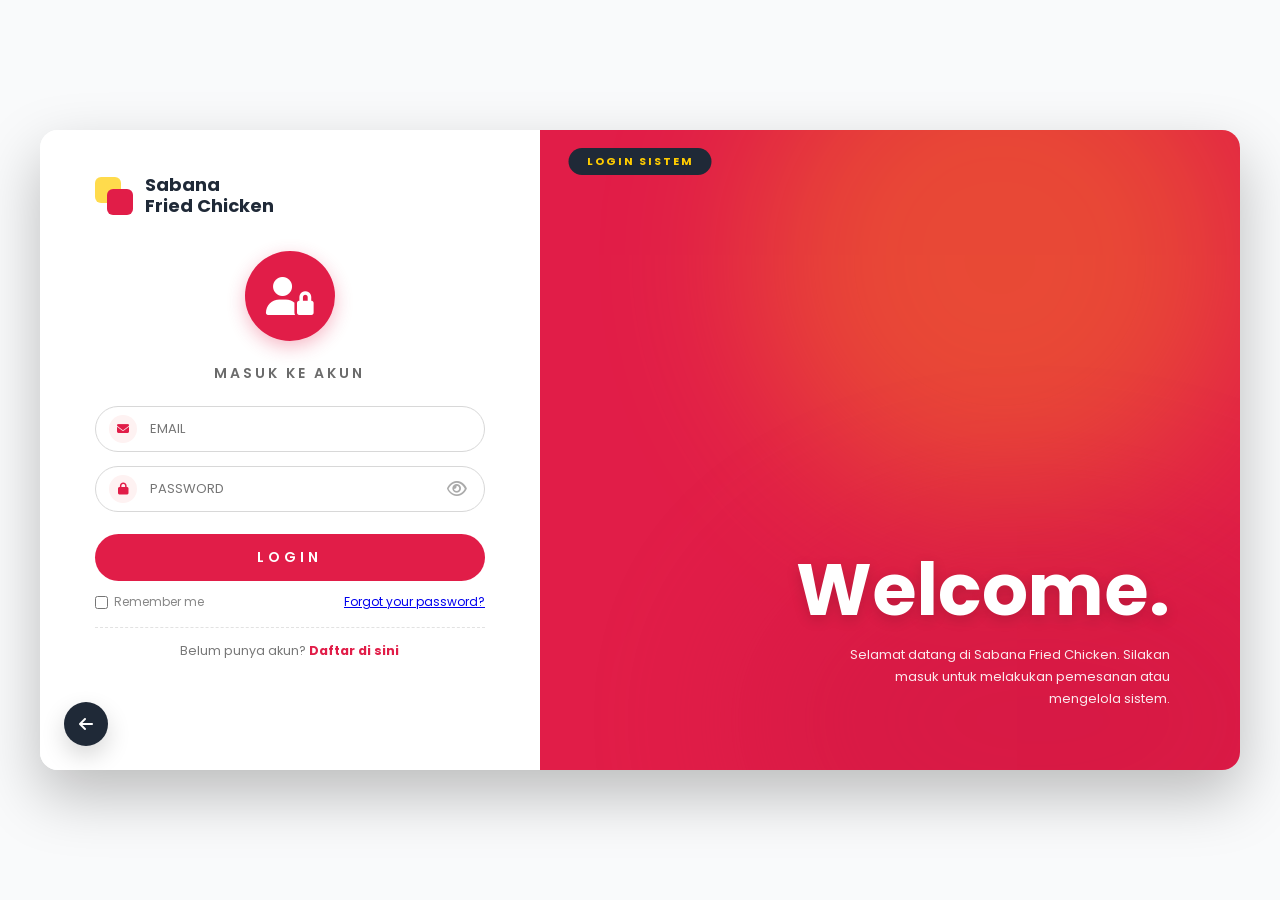
<file: user/login.html>
<!DOCTYPE html>
<html lang="id">
<head>
  <meta charset="UTF-8" />
  <meta name="viewport" content="width=device-width, initial-scale=1.0" />
  <title>Login - Sabana Fried Chicken</title>
  <link rel="preconnect" href="https://fonts.googleapis.com">
  <link rel="preconnect" href="https://fonts.gstatic.com" crossorigin>
  <link href="https://fonts.googleapis.com/css2?family=Poppins:wght@300;400;500;600;700;800&display=swap" rel="stylesheet">
  <link rel="stylesheet" href="https://cdnjs.cloudflare.com/ajax/libs/font-awesome/6.4.0/css/all.min.css">
  <link rel="stylesheet" href="css/style.css">
</head>
<body>

  <div class="login-wrapper">
    <div class="top-right-toggle">
      <a href="javascript:history.back()" class="back-btn" title="Kembali ke halaman awal">
        <i class="fa-solid fa-arrow-left"></i>
        <span class="sr-only">Kembali</span>
      </a>
    </div>

    <div class="mode-badge">LOGIN SISTEM</div>

    <div class="left-panel">
      <div class="logo">
        <div class="logo-icon"></div>
        <div class="logo-text">Sabana<br>Fried Chicken</div>
      </div>

      <div class="avatar">
        <i class="fa-solid fa-user-lock"></i>
      </div>

      <div class="form-title">MASUK KE AKUN</div>

      <div class="alert" id="alertBox"></div>

      <form id="loginForm" action="process/login.php" method="POST" onsubmit="return handleLogin(event)">
        
        <div class="input-group">
          <i class="fa-solid fa-envelope left-icon"></i>
          <input type="email" name="email" id="loginEmail" placeholder="EMAIL" required>
        </div>

        <div class="input-group password-group">
          <i class="fa-solid fa-lock left-icon"></i>
          <input type="password" name="password" id="loginPassword" placeholder="PASSWORD" required>
          <i class="fa-regular fa-eye toggle-password" id="togglePassword"></i>
        </div>

        <button type="submit" class="login-btn">LOGIN</button>

        <div class="form-footer">
          <label class="remember">
            <input type="checkbox" name="remember"> Remember me
          </label>
          <a href="https://www.instagram.com/effrizal_17/" target="_blank">Forgot your password?</a>
        </div>

        <div class="switch-form">
          Belum punya akun?
          <a href="register.html">Daftar di sini</a>
        </div>
      </form>
    </div>

    <div class="right-panel">
      <div class="welcome-content">
        <h1>Welcome.</h1>
        <p>Selamat datang di Sabana Fried Chicken. Silakan masuk untuk melakukan pemesanan atau mengelola sistem.</p>
      </div>  
    </div>
  </div>

  <script src="js/script-user.js"></script>
</body>
</html>
</file>
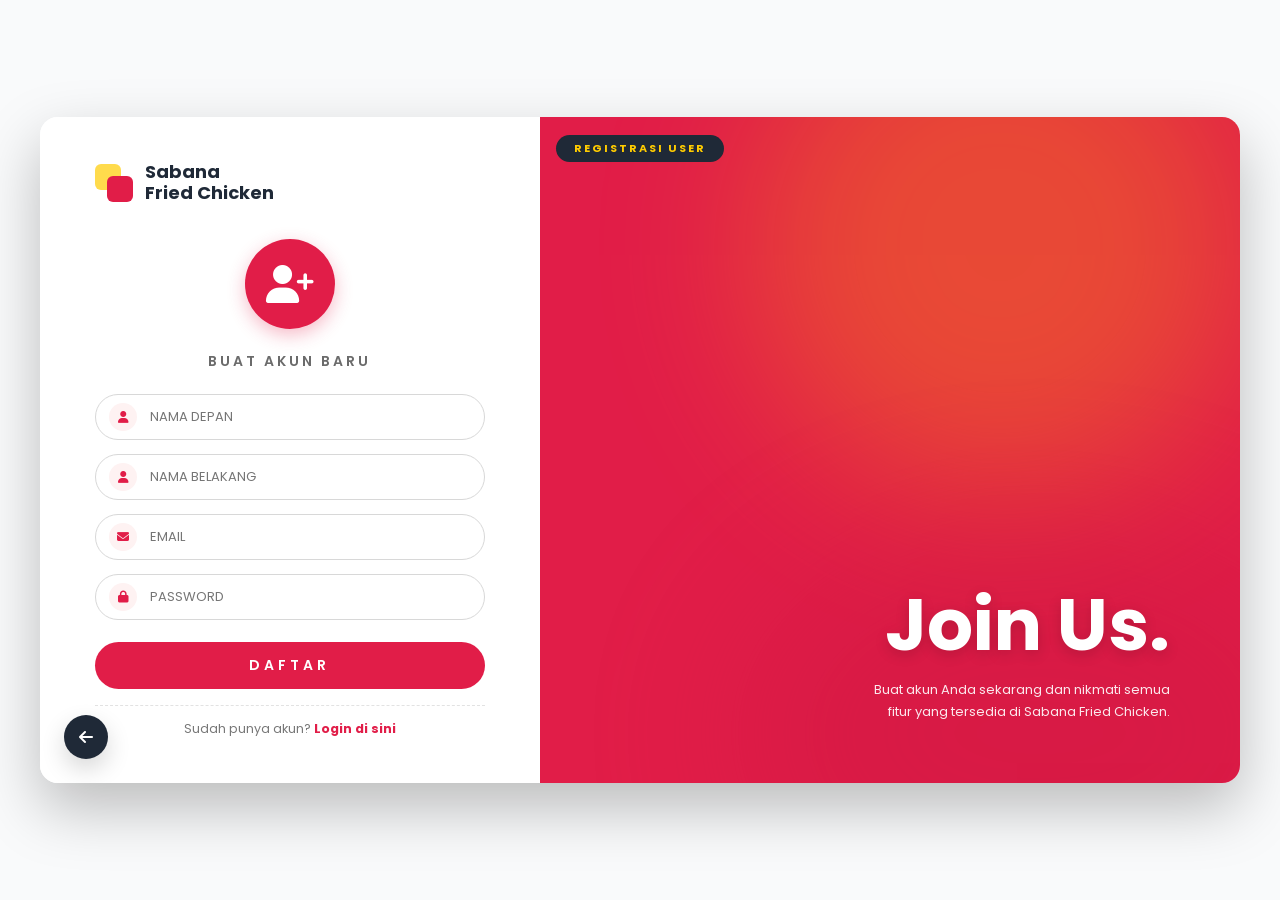
<file: user/register.html>
<!doctype html>
<html lang="id">
  <head>
    <meta charset="UTF-8" />
    <meta name="viewport" content="width=device-width, initial-scale=1.0" />
    <title>User Registration</title>
    <link rel="preconnect" href="https://fonts.googleapis.com" />
    <link rel="preconnect" href="https://fonts.gstatic.com" crossorigin />
    <link
      href="https://fonts.googleapis.com/css2?family=Poppins:wght@300;400;500;600;700;800&display=swap"
      rel="stylesheet"
    />
    <link
      rel="stylesheet"
      href="https://cdnjs.cloudflare.com/ajax/libs/font-awesome/6.4.0/css/all.min.css"
    />
    <link rel="stylesheet" href="css/style.css" />
  </head>
  <body>

    <!-- Card utama -->
    <div class="login-wrapper">
      <div class="top-right-toggle">
        <a
          href="javascript:history.back()"
          class="back-btn"
          title="Kembali ke halaman sebelumnya"
        >
          <i class="fa-solid fa-arrow-left"></i>
          <span class="sr-only">Kembali</span>
        </a>
      </div>

      <div class="mode-badge register">REGISTRASI USER</div>

      <!-- Panel kiri -->
      <div class="left-panel">
        <div class="logo">
          <div class="logo-icon"></div>
          <div class="logo-text">Sabana<br />Fried Chicken</div>
        </div>

        <div class="avatar">
          <i class="fa-solid fa-user-plus"></i>
        </div>

        <div class="form-title">BUAT AKUN BARU</div>

        <div class="alert" id="alertBox"></div>

        <!-- ============ FORM REGISTRASI USER ============ -->
        <form
          id="registerForm"
          action="process/register.php"
          method="POST"
          onsubmit="return handleRegister(event);"
        >
          <div class="row-2">
            <div class="input-group">
              <i class="fa-solid fa-user left-icon"></i>
              <input
                type="text"
                name="nama_depan"
                placeholder="NAMA DEPAN"
                required
              />
            </div>
            <div class="input-group">
              <i class="fa-solid fa-user left-icon"></i>
              <input
                type="text"
                name="nama_belakang"
                placeholder="NAMA BELAKANG"
                required
              />
            </div>
          </div>

          <div class="input-group">
            <i class="fa-solid fa-envelope left-icon"></i>
            <input type="email" name="email" placeholder="EMAIL" required />
          </div>

          <div class="input-group">
            <i class="fa-solid fa-lock left-icon"></i>
            <input
              type="password"
              name="password"
              placeholder="PASSWORD"
              minlength="5"
              required
            />
          </div>

          <button type="submit" class="login-btn">DAFTAR</button>

          <div class="switch-form">
            Sudah punya akun?
            <a href="login.html">Login di sini</a>
          </div>
        </form>
      </div>

      <!-- Panel kanan -->
      <div class="right-panel">
        <div class="welcome-content">
          <h1>Join Us.</h1>
          <p>
            Buat akun Anda sekarang dan nikmati semua fitur yang tersedia di
            Sabana Fried Chicken.
          </p>
        </div>
      </div>
    </div>

    <script src="js/script-register.js"></script>
  </body>
</html>
</file>
<file: user/css/style.css>
/* ===== GLOBAL STYLES (sudah ada) ===== */
* { margin:0; padding:0; box-sizing:border-box; font-family:'Poppins', sans-serif; }

body {
  min-height: 100vh;
  background: #f9fafb;
  display: flex;
  align-items: center;
  justify-content: center;
  padding: 30px;
  position: relative;
  overflow-x: hidden;
}

/* ===== TOMBOL KEMBALI ===== */
.top-right-toggle {
  position: absolute;
  bottom: 24px;
  left: 24px;
  z-index: 10;
}
.top-right-toggle .back-btn {
  background: #1f2937;
  color: #fff;
  border: none;
  width: 44px;
  height: 44px;
  border-radius: 50%;
  font-size: 16px;
  font-weight: 600;
  cursor: pointer;
  box-shadow: 0 10px 24px rgba(0, 0, 0, 0.16);
  transition: transform 0.25s ease, background 0.25s ease;
  display: inline-flex;
  align-items: center;
  justify-content: center;
  text-decoration: none;
}
.top-right-toggle .back-btn:hover {
  background: #e11d48;
  transform: translateY(-2px);
}
.top-right-toggle .back-btn .sr-only {
  position: absolute; width: 1px; height: 1px; padding: 0; margin: -1px;
  overflow: hidden; clip: rect(0, 0, 0, 0); white-space: nowrap; border: 0;
}

/* ===== CARD UTAMA ===== */
.login-wrapper {
  width: 100%;
  max-width: 1200px;
  min-height: 640px;
  background: #fff;
  border-radius: 18px;
  overflow: hidden;
  display: grid;
  grid-template-columns: 1fr 1.4fr;
  box-shadow: 0 25px 60px rgba(0,0,0,0.25);
  position: relative;
}

/* ===== PANEL KIRI (FORM) ===== */
.left-panel {
  padding: 45px 55px;
  display: flex;
  flex-direction: column;
  background: #fff;
  position: relative;
}

.logo { display: flex; align-items: center; gap: 12px; margin-bottom: 30px; }
.logo-icon { width: 38px; height: 38px; position: relative; }
.logo-icon::before, .logo-icon::after {
  content:''; position:absolute; width: 26px; height: 26px; border-radius: 6px;
}
.logo-icon::before { top:0; left:0; background: #ffcc00; opacity: .7; }
.logo-icon::after  { bottom:0; right:0; background: #e11d48; }
.logo-text { font-weight: 700; font-size: 18px; line-height: 1.15; color: #1f2937; }

.avatar {
  width: 90px; height: 90px; border-radius: 50%;
  background: #e11d48;
  display: flex; align-items: center; justify-content: center;
  margin: 5px auto 22px; color: #fff; font-size: 38px;
  box-shadow: 0 6px 18px rgba(225, 29, 72, 0.3);
}

.form-title {
  text-align: center; font-size: 14px; font-weight: 600; color: #6b6b6b;
  letter-spacing: 3px; margin-bottom: 22px; text-transform: uppercase;
}

/* INPUT STYLES */
.input-group { position: relative; margin-bottom: 14px; }
.input-group i.left-icon {
  position: absolute; top: 50%; left: 14px; transform: translateY(-50%);
  color: #e11d48; background: #fef2f2;
  width: 28px; height: 28px; border-radius: 50%;
  display:flex; align-items:center; justify-content:center; font-size: 12px;
}
.input-group input, .input-group select {
  width: 100%; padding: 12px 18px 12px 54px;
  border: 1.5px solid #d8d8d8; border-radius: 30px;
  font-size: 13px; outline: none; transition: border .2s;
}
.input-group input:focus { border-color: #e11d48; }

/* Toggle password khusus untuk group password */
.password-group {
  position: relative;
}
.toggle-password {
  position: absolute;
  right: 18px;
  top: 50%;
  transform: translateY(-50%);
  cursor: pointer;
  color: #aaa;
  transition: color 0.2s;
  z-index: 2;
  font-size: 1.1rem;
}
.toggle-password:hover {
  color: #e11d48;
}
.password-group input {
  padding-right: 45px;
}

.login-btn {
  width: 100%; padding: 13px; border: none; border-radius: 30px;
  background: #e11d48; color: #fff; font-weight: 600; font-size: 14px;
  letter-spacing: 4px; cursor: pointer; margin-top: 8px;
  transition: background .25s, transform .15s;
}
.login-btn:hover { background: #be123c; transform: translateY(-1px); }

.form-footer { display: flex; justify-content: space-between; align-items: center; margin-top: 12px; font-size: 12px; color: #888; }
.remember { display:flex; align-items:center; gap:6px; }
.remember input { accent-color: #e11d48; }
.form-footer a:hover { color: #e11d48; }

.switch-form {
  text-align: center; margin-top: 16px; font-size: 12.5px; color: #777;
  padding-top: 14px; border-top: 1px dashed #e2e2e2;
}
.switch-form a { color: #e11d48; font-weight: 700; text-decoration: none; }
.switch-form a:hover { text-decoration: underline; }

/* ===== PANEL KANAN (WELCOME) ===== */
.right-panel {
  position: relative;
  background: #e11d48;
  overflow: hidden; display: flex; flex-direction: column; justify-content: center;
  padding: 60px 70px; color: #fff;
}
.right-panel::before, .right-panel::after {
  content:''; position:absolute; border-radius: 50%; filter: blur(80px); opacity: .25;
}
.right-panel::before { width: 500px; height: 500px; background: #ffcc00; top: -120px; left: 30%; }
.right-panel::after { width: 600px; height: 400px; background: #be123c; bottom: -150px; right: -100px; }

.welcome-content { position: relative; z-index: 2; margin-top: auto; text-align: right; }
.welcome-content h1 { font-size: 72px; font-weight: 700; text-shadow: 0 4px 14px rgba(0,0,0,0.15); }
.welcome-content p { color: rgba(255,255,255,0.9); font-size: 13px; line-height: 1.7; max-width: 320px; margin-left: auto; }

/* ===== BADGE MODE ===== */
.mode-badge {
  position: absolute; top: 18px; left: 50%; transform: translateX(-50%);
  background: #1f2937; color: #ffcc00; padding: 5px 18px; border-radius: 20px;
  font-size: 11px; font-weight: 700; letter-spacing: 2px; z-index: 5; text-transform: uppercase;
}

/* ===== MODE ADMIN ===== */
body.admin-mode { background: #111827; }
body.admin-mode .avatar { background: #1f2937; box-shadow: 0 6px 18px rgba(0,0,0,0.3); }
body.admin-mode .login-btn { background: #1f2937; }
body.admin-mode .right-panel { background: linear-gradient(135deg, #111827 0%, #1f2937 100%); }

/* ===== ALERT ===== */
.alert {
  display: none; background: #fef2f2; color: #e11d48; padding: 10px 14px;
  border-radius: 10px; font-size: 12px; margin-bottom: 12px; text-align: center; border: 1px solid #fecaca;
}
.alert.success { background: #f0fdf4; color: #15803d; border: 1px solid #bbf7d0; }
.alert.show { display:block; }

/* ===== RESPONSIVE ===== */
@media (max-width: 900px) {
  .login-wrapper { grid-template-columns: 1fr; }
  .right-panel { display:none; }
  .left-panel  { padding: 40px 30px; }
}
@media (max-width: 600px) {
  .login-wrapper { min-height: auto; margin-bottom: 80px; }
  .left-panel { padding: 30px 24px 50px; }
}
</file>
